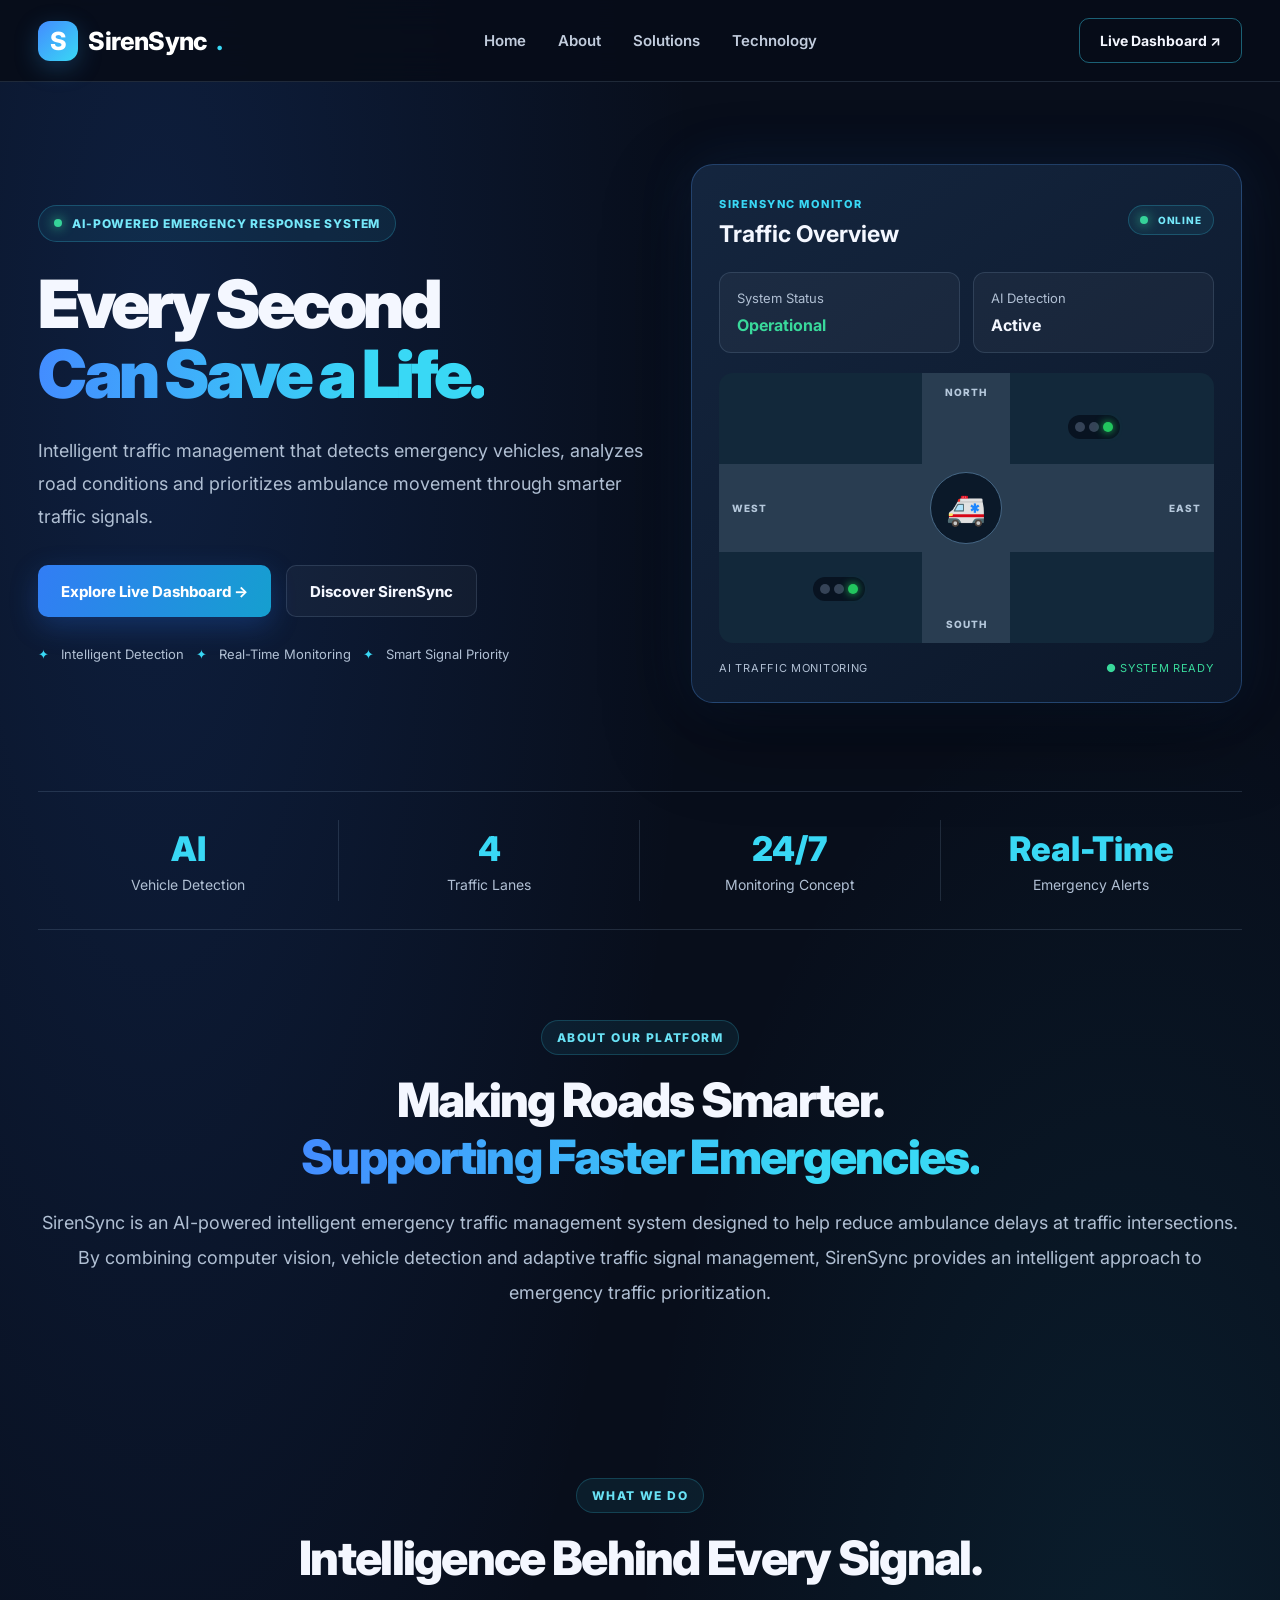
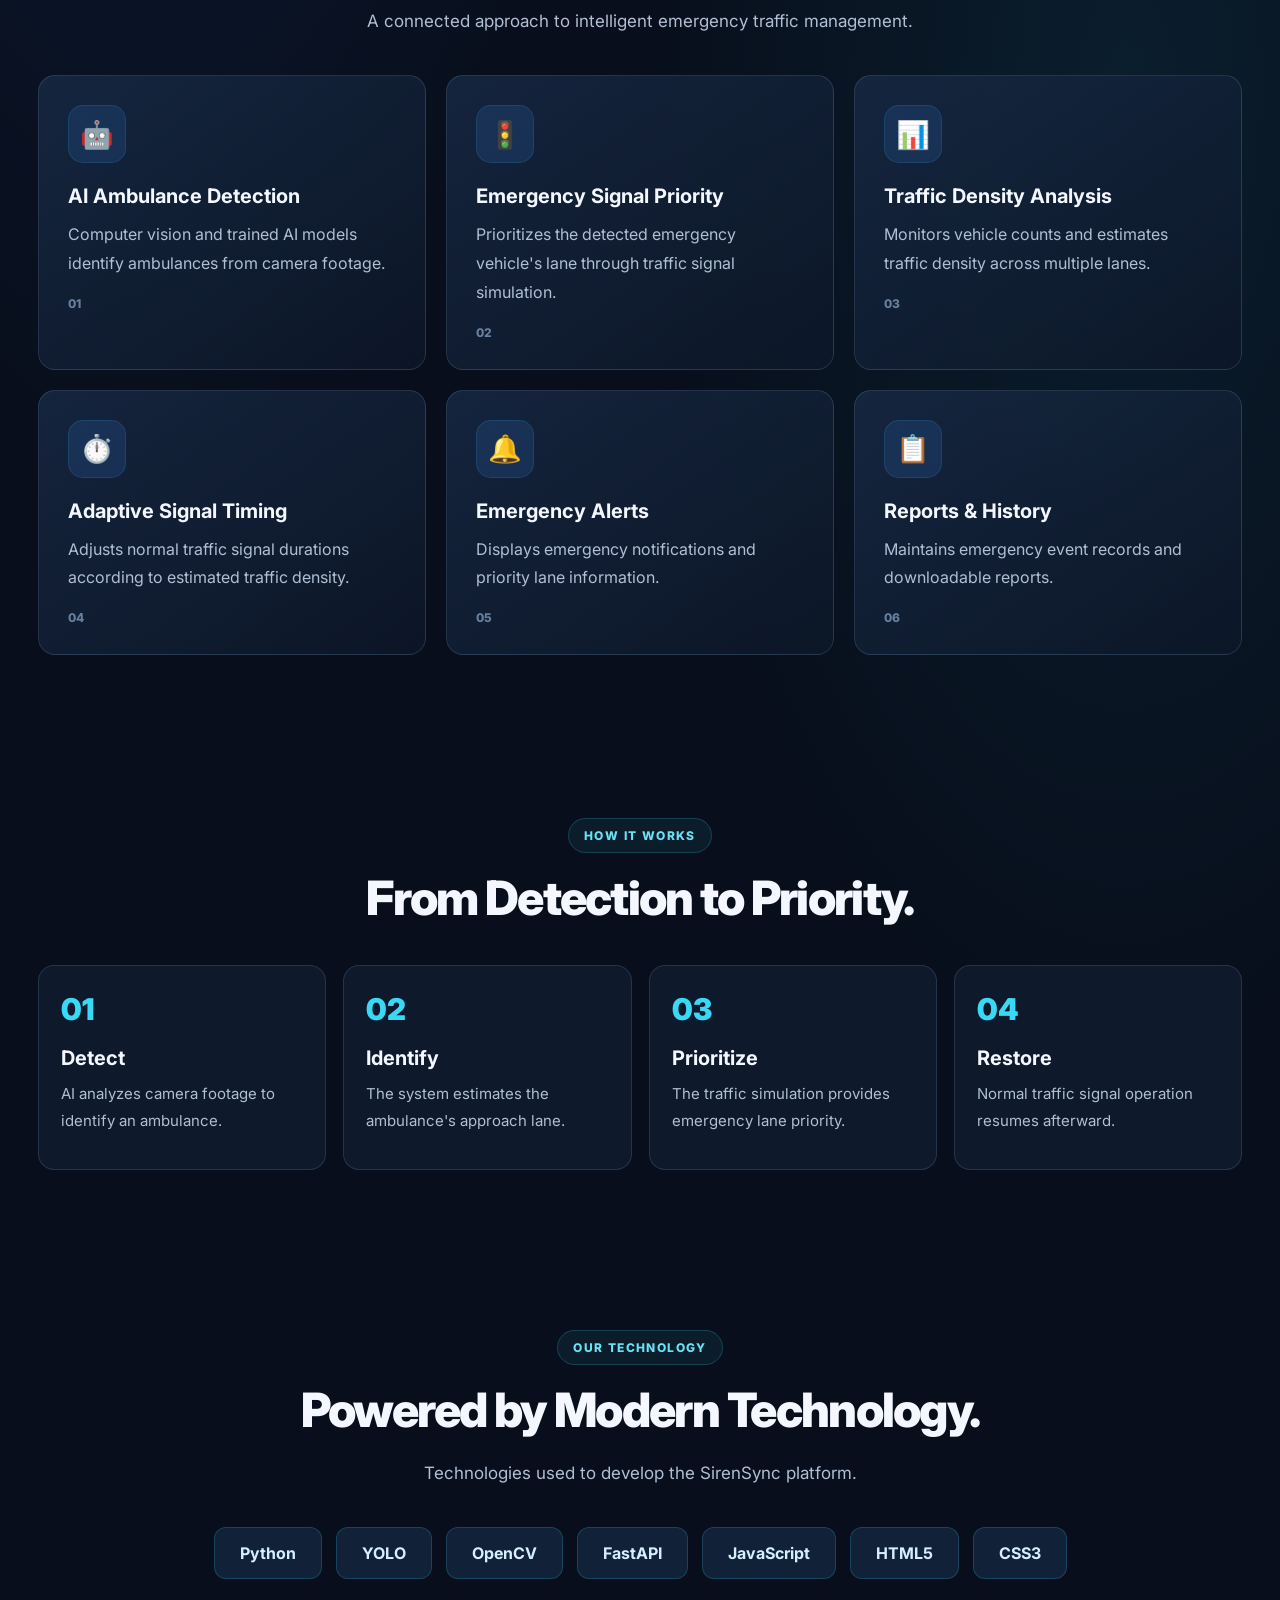
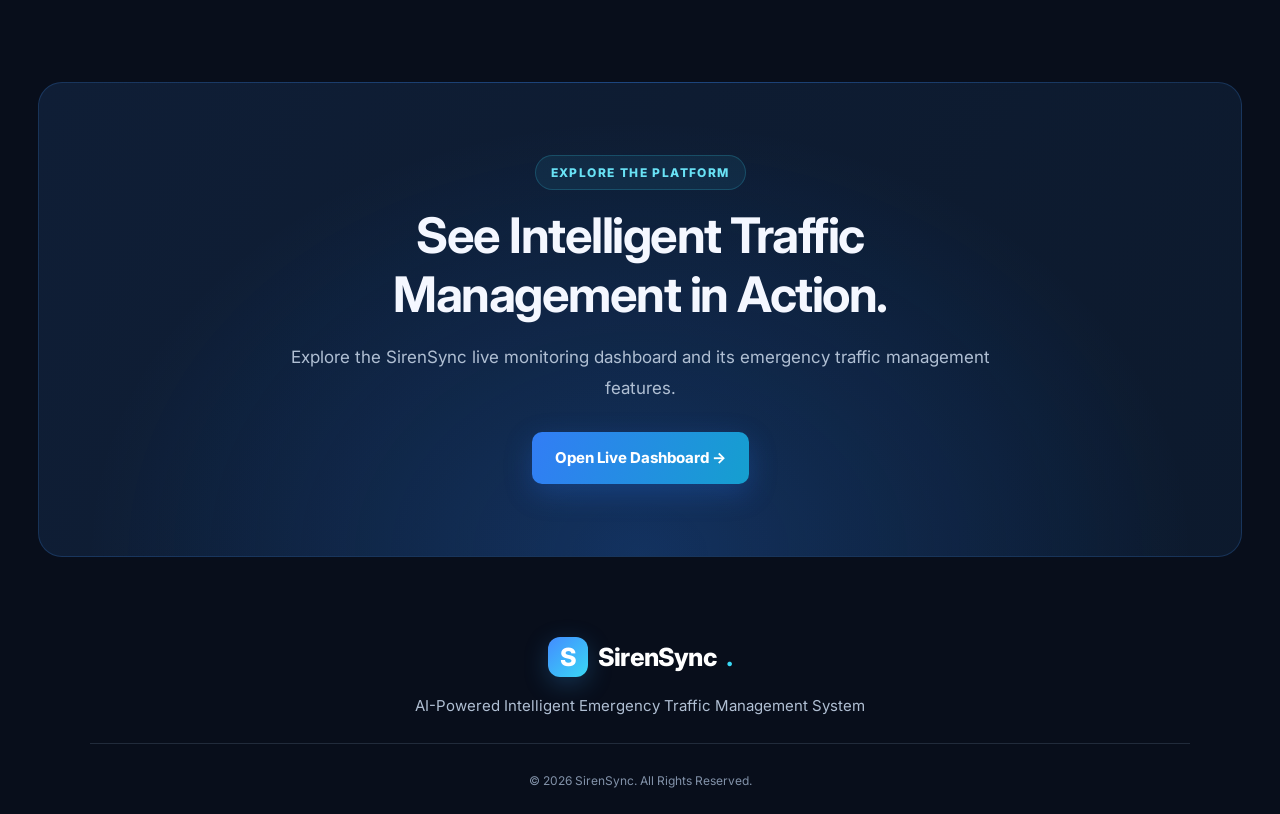
<file: templates/home.html>
<!DOCTYPE html>
<html lang="en">
<head>
    <meta charset="UTF-8">
    <meta name="viewport" content="width=device-width, initial-scale=1.0">

    <title>SirenSync | Intelligent Emergency Traffic Management</title>

    <link rel="stylesheet" href="/static/css/home.css">
</head>

<body>

<!-- NAVIGATION -->
<header class="navbar">

    <a href="/" class="logo">
        <span class="logo-icon">S</span>
        SirenSync<span class="logo-dot">.</span>
    </a>

    <nav>
        <a href="#home">Home</a>
        <a href="#about">About</a>
        <a href="#features">Solutions</a>
        <a href="#technology">Technology</a>
    </nav>

    <a href="/dashboard" class="nav-button">
        Live Dashboard ↗
    </a>

</header>


<!-- HERO -->
<section class="hero" id="home">

    <div class="hero-content">

        <div class="announcement">
            <span class="pulse"></span>
            AI-POWERED EMERGENCY RESPONSE SYSTEM
        </div>

        <h1>
            Every Second<br>
            <span>Can Save a Life.</span>
        </h1>

        <p>
            Intelligent traffic management that detects emergency
            vehicles, analyzes road conditions and prioritizes
            ambulance movement through smarter traffic signals.
        </p>

        <div class="hero-buttons">

            <a href="/dashboard" class="primary-button">
                Explore Live Dashboard →
            </a>

            <a href="#about" class="secondary-button">
                Discover SirenSync
            </a>

        </div>

        <div class="hero-trust">
            <span>✦</span> Intelligent Detection
            <span>✦</span> Real-Time Monitoring
            <span>✦</span> Smart Signal Priority
        </div>

    </div>


    <!-- PRODUCT PREVIEW -->
    <div class="hero-preview">

        <div class="preview-top">

            <div>
                <span class="preview-label">SIRENSYNC MONITOR</span>
                <h3>Traffic Overview</h3>
            </div>

            <span class="online-badge">
                <span class="pulse"></span> ONLINE
            </span>

        </div>

        <div class="preview-stats">

            <div class="preview-stat">
                <span>System Status</span>
                <strong class="success">Operational</strong>
            </div>

            <div class="preview-stat">
                <span>AI Detection</span>
                <strong>Active</strong>
            </div>

        </div>

        <div class="intersection">

            <div class="road road-horizontal"></div>
            <div class="road road-vertical"></div>

            <div class="intersection-center">
                <span>🚑</span>
            </div>

            <div class="road-label north">NORTH</div>
            <div class="road-label south">SOUTH</div>
            <div class="road-label east">EAST</div>
            <div class="road-label west">WEST</div>

            <div class="mini-signal signal-north">
                <i class="mini-red"></i>
                <i class="mini-yellow"></i>
                <i class="mini-green"></i>
            </div>

            <div class="mini-signal signal-south">
                <i class="mini-red"></i>
                <i class="mini-yellow"></i>
                <i class="mini-green"></i>
            </div>

        </div>

        <div class="preview-footer">
            <span>AI TRAFFIC MONITORING</span>
            <span class="success">● SYSTEM READY</span>
        </div>

    </div>

</section>


<!-- STATS -->
<section class="stats">

    <div class="stat-item">
        <h2>AI</h2>
        <p>Vehicle Detection</p>
    </div>

    <div class="stat-item">
        <h2>4</h2>
        <p>Traffic Lanes</p>
    </div>

    <div class="stat-item">
        <h2>24/7</h2>
        <p>Monitoring Concept</p>
    </div>

    <div class="stat-item">
        <h2>Real-Time</h2>
        <p>Emergency Alerts</p>
    </div>

</section>


<!-- ABOUT -->
<section class="about section" id="about">

    <div class="section-tag">ABOUT OUR PLATFORM</div>

    <h2>
        Making Roads Smarter.<br>
        <span>Supporting Faster Emergencies.</span>
    </h2>

    <p>
        SirenSync is an AI-powered intelligent emergency traffic
        management system designed to help reduce ambulance delays
        at traffic intersections.

        By combining computer vision, vehicle detection and
        adaptive traffic signal management, SirenSync provides
        an intelligent approach to emergency traffic prioritization.
    </p>

</section>


<!-- FEATURES -->
<section class="features section" id="features">

    <div class="section-tag">WHAT WE DO</div>

    <h2>Intelligence Behind Every Signal.</h2>

    <p class="section-subtitle">
        A connected approach to intelligent emergency traffic management.
    </p>

    <div class="feature-grid">

        <article class="feature-card">
            <div class="feature-icon">🤖</div>
            <h3>AI Ambulance Detection</h3>
            <p>
                Computer vision and trained AI models identify
                ambulances from camera footage.
            </p>
            <span class="feature-number">01</span>
        </article>

        <article class="feature-card">
            <div class="feature-icon">🚦</div>
            <h3>Emergency Signal Priority</h3>
            <p>
                Prioritizes the detected emergency vehicle's
                lane through traffic signal simulation.
            </p>
            <span class="feature-number">02</span>
        </article>

        <article class="feature-card">
            <div class="feature-icon">📊</div>
            <h3>Traffic Density Analysis</h3>
            <p>
                Monitors vehicle counts and estimates traffic
                density across multiple lanes.
            </p>
            <span class="feature-number">03</span>
        </article>

        <article class="feature-card">
            <div class="feature-icon">⏱️</div>
            <h3>Adaptive Signal Timing</h3>
            <p>
                Adjusts normal traffic signal durations
                according to estimated traffic density.
            </p>
            <span class="feature-number">04</span>
        </article>

        <article class="feature-card">
            <div class="feature-icon">🔔</div>
            <h3>Emergency Alerts</h3>
            <p>
                Displays emergency notifications and
                priority lane information.
            </p>
            <span class="feature-number">05</span>
        </article>

        <article class="feature-card">
            <div class="feature-icon">📋</div>
            <h3>Reports & History</h3>
            <p>
                Maintains emergency event records and
                downloadable reports.
            </p>
            <span class="feature-number">06</span>
        </article>

    </div>

</section>


<!-- WORKFLOW -->
<section class="workflow section">

    <div class="section-tag">HOW IT WORKS</div>

    <h2>From Detection to Priority.</h2>

    <div class="workflow-grid">

        <div class="workflow-card">
            <span>01</span>
            <h3>Detect</h3>
            <p>AI analyzes camera footage to identify an ambulance.</p>
        </div>

        <div class="workflow-card">
            <span>02</span>
            <h3>Identify</h3>
            <p>The system estimates the ambulance's approach lane.</p>
        </div>

        <div class="workflow-card">
            <span>03</span>
            <h3>Prioritize</h3>
            <p>The traffic simulation provides emergency lane priority.</p>
        </div>

        <div class="workflow-card">
            <span>04</span>
            <h3>Restore</h3>
            <p>Normal traffic signal operation resumes afterward.</p>
        </div>

    </div>

</section>


<!-- TECHNOLOGY -->
<section class="technology section" id="technology">

    <div class="section-tag">OUR TECHNOLOGY</div>

    <h2>Powered by Modern Technology.</h2>

    <p class="section-subtitle">
        Technologies used to develop the SirenSync platform.
    </p>

    <div class="tech-grid">
        <span>Python</span>
        <span>YOLO</span>
        <span>OpenCV</span>
        <span>FastAPI</span>
        <span>JavaScript</span>
        <span>HTML5</span>
        <span>CSS3</span>
    </div>

</section>


<!-- CTA -->
<section class="cta">

    <div class="section-tag">EXPLORE THE PLATFORM</div>

    <h2>
        See Intelligent Traffic<br>
        Management in Action.
    </h2>

    <p>
        Explore the SirenSync live monitoring dashboard
        and its emergency traffic management features.
    </p>

    <a href="/dashboard" class="primary-button">
        Open Live Dashboard →
    </a>

</section>


<!-- FOOTER -->
<footer>

    <a href="/" class="logo">
        <span class="logo-icon">S</span>
        SirenSync<span class="logo-dot">.</span>
    </a>

    <p>
        AI-Powered Intelligent Emergency Traffic Management System
    </p>

    <div class="footer-line"></div>

    <small>© 2026 SirenSync. All Rights Reserved.</small>

</footer>

</body>
</html>
</file>
<file: static/css/home.css>
@import url('https://fonts.googleapis.com/css2?family=Inter:wght@400;500;600;700;800;900&display=swap');

:root {
    --bg: #080e1b;
    --panel: #101d31;
    --panel-light: #152640;
    --blue: #438cff;
    --cyan: #39d8f5;
    --white: #f4f7ff;
    --muted: #b0bfd3;
    --line: rgba(160, 190, 225, .16);
    --content: 1320px;
}

* { margin: 0; padding: 0; box-sizing: border-box; }

html { scroll-behavior: smooth; scroll-padding-top: 90px; }

body {
    min-width: 320px;
    overflow-x: hidden;
    color: var(--white);
    background:
        radial-gradient(ellipse at 12% 9%, rgba(43, 113, 235, .17), transparent 34%),
        radial-gradient(ellipse at 88% 42%, rgba(31, 190, 225, .09), transparent 31%),
        var(--bg);
    font-family: Inter, Arial, sans-serif;
    font-size: 17px;
}

a { color: inherit; text-decoration: none; }
button, a { -webkit-tap-highlight-color: transparent; }

/* Header */
.navbar {
    min-height: 82px;
    padding: 0 max(5%, calc((100% - var(--content)) / 2));
    display: flex;
    align-items: center;
    justify-content: space-between;
    gap: 30px;
    position: sticky;
    top: 0;
    z-index: 1000;
    background: rgba(7, 13, 25, .91);
    border-bottom: 1px solid var(--line);
    backdrop-filter: blur(18px);
}

.logo {
    display: inline-flex;
    align-items: center;
    gap: 10px;
    color: #fff;
    font-size: 25px;
    font-weight: 800;
    letter-spacing: -.8px;
    white-space: nowrap;
}

.logo-icon {
    width: 40px;
    height: 40px;
    display: grid;
    place-items: center;
    border-radius: 12px;
    color: #fff;
    background: linear-gradient(135deg, var(--blue), var(--cyan));
    box-shadow: 0 7px 24px rgba(57, 160, 245, .25);
}

.logo-dot { color: var(--cyan); }

nav { display: flex; align-items: center; gap: clamp(18px, 2.5vw, 38px); }
nav a { color: #c1ccdc; font-size: 15px; font-weight: 600; transition: color .2s; }
nav a:hover { color: var(--cyan); }

.nav-button {
    padding: 13px 20px;
    border: 1px solid rgba(57, 216, 245, .42);
    border-radius: 10px;
    font-size: 14px;
    font-weight: 700;
    transition: .25s;
    white-space: nowrap;
}
.nav-button:hover { background: rgba(57, 216, 245, .12); transform: translateY(-2px); }

/* Hero */
.hero {
    width: min(100% - 10%, var(--content));
    min-height: 650px;
    margin: auto;
    padding: 82px 0 88px;
    display: grid;
    grid-template-columns: 1.02fr .98fr;
    align-items: center;
    gap: clamp(42px, 5vw, 82px);
    position: relative;
}

.hero-content { position: relative; z-index: 2; animation: rise .8s ease both; }

.announcement, .online-badge {
    display: inline-flex;
    align-items: center;
    gap: 10px;
    padding: 10px 15px;
    color: #75e8fa;
    background: rgba(57, 216, 245, .08);
    border: 1px solid rgba(57, 216, 245, .23);
    border-radius: 999px;
    font-size: 12px;
    font-weight: 800;
    letter-spacing: .8px;
}

.pulse {
    width: 8px;
    height: 8px;
    flex: 0 0 8px;
    border-radius: 50%;
    background: #36d399;
    box-shadow: 0 0 12px #36d399;
    animation: pulse 1.5s infinite;
}

.hero h1 {
    margin: 27px 0 24px;
    font-size: clamp(54px, 5.2vw, 78px);
    line-height: 1.06;
    letter-spacing: -3.8px;
    font-weight: 900;
}
.hero h1 span, .about h2 span {
    color: transparent;
    background: linear-gradient(95deg, #438cff, #39d8f5 75%);
    background-clip: text;
    -webkit-background-clip: text;
}

.hero-content > p {
    max-width: 620px;
    color: var(--muted);
    font-size: 18px;
    line-height: 1.85;
}

.hero-buttons { display: flex; flex-wrap: wrap; gap: 15px; margin-top: 32px; }

.primary-button, .secondary-button {
    min-height: 52px;
    display: inline-flex;
    align-items: center;
    justify-content: center;
    padding: 14px 23px;
    border-radius: 10px;
    font-size: 15px;
    font-weight: 750;
    transition: transform .25s, box-shadow .25s, background .25s;
}
.primary-button {
    color: white;
    background: linear-gradient(110deg, #327df5, #159fcf);
    box-shadow: 0 9px 28px rgba(39, 121, 246, .25);
}
.primary-button:hover { transform: translateY(-3px); box-shadow: 0 14px 35px rgba(39, 121, 246, .36); }
.secondary-button { border: 1px solid var(--line); background: rgba(255,255,255,.035); }
.secondary-button:hover { border-color: var(--cyan); background: rgba(57,216,245,.08); }

.hero-trust {
    display: flex;
    flex-wrap: wrap;
    gap: 12px;
    align-items: center;
    margin-top: 29px;
    color: #b1c0d4;
    font-size: 13px;
}
.hero-trust span { color: var(--cyan); }

/* Dashboard preview */
.hero-preview {
    padding: 27px;
    position: relative;
    border: 1px solid rgba(83, 158, 255, .28);
    border-radius: 22px;
    background: linear-gradient(145deg, rgba(21, 39, 64, .96), rgba(12, 24, 42, .96));
    box-shadow: 0 30px 85px rgba(0,0,0,.38), 0 0 55px rgba(39,121,246,.12);
    animation: float 5s ease-in-out infinite;
}
.preview-top { display: flex; align-items: center; justify-content: space-between; gap: 15px; }
.preview-label { color: var(--cyan); font-size: 11px; font-weight: 800; letter-spacing: 1.5px; }
.preview-top h3 { margin-top: 8px; font-size: 23px; }
.online-badge { padding: 8px 11px; font-size: 10px; }
.preview-stats { display: grid; grid-template-columns: 1fr 1fr; gap: 13px; margin-top: 24px; }
.preview-stat { padding: 17px; border: 1px solid var(--line); border-radius: 12px; background: rgba(255,255,255,.04); }
.preview-stat span { display: block; margin-bottom: 9px; color: var(--muted); font-size: 13px; }
.preview-stat strong { font-size: 16px; }
.success { color: #39d99b !important; }

/* Intersection illustration */
.intersection {
    height: 270px;
    margin-top: 20px;
    position: relative;
    overflow: hidden;
    border-radius: 14px;
    background: #12283a;
}
.road { position: absolute; background: #293d51; }
.road-horizontal { width: 100%; height: 88px; top: 91px; }
.road-vertical { width: 88px; height: 100%; left: calc(50% - 44px); }
.intersection-center {
    width: 72px; height: 72px;
    display: grid; place-items: center;
    position: absolute; z-index: 2; top: 50%; left: 50%;
    transform: translate(-50%,-50%);
    border: 1px solid #466785; border-radius: 50%;
    background: #0b1929; font-size: 32px;
}
.road-label { position: absolute; color: #b6c9dc; font-size: 10px; font-weight: 800; letter-spacing: 1px; }
.north { top: 13px; left: 50%; transform: translateX(-50%); }
.south { bottom: 13px; left: 50%; transform: translateX(-50%); }
.east { right: 13px; top: 50%; transform: translateY(-50%); }
.west { left: 13px; top: 50%; transform: translateY(-50%); }
.mini-signal { position: absolute; z-index: 3; display: flex; gap: 4px; padding: 7px; border-radius: 20px; background: #081321; }
.signal-north { top: 42px; right: 19%; }
.signal-south { bottom: 42px; left: 19%; }
.mini-signal i { width: 10px; height: 10px; border-radius: 50%; background: #354357; }
.mini-signal .mini-green { background: #22c55e; box-shadow: 0 0 9px #22c55e; }
.preview-footer { display: flex; justify-content: space-between; gap: 12px; margin-top: 18px; color: var(--muted); font-size: 11px; letter-spacing: .7px; }

/* Highlight metrics */
.stats {
    width: min(100% - 10%, var(--content));
    margin: 0 auto;
    padding: 28px 0;
    display: grid;
    grid-template-columns: repeat(4, 1fr);
    border-top: 1px solid var(--line);
    border-bottom: 1px solid var(--line);
}
.stat-item { padding: 8px 15px; text-align: center; border-right: 1px solid var(--line); }
.stat-item:last-child { border-right: 0; }
.stat-item h2 {
    margin-bottom: 7px;
    color: var(--cyan);
    font-size: 34px;
    font-weight: 850;
}
.stat-item p { color: var(--muted); font-size: 14px; }

/* Shared section layout */
.section {
    width: min(100% - 10%, var(--content));
    margin: 0 auto;
    padding: 82px 0;
    text-align: center;
    background: transparent;
}
.section-tag {
    display: inline-block;
    margin-bottom: 17px;
    padding: 9px 15px;
    color: #69e2f5;
    background: rgba(57,216,245,.07);
    border: 1px solid rgba(57,216,245,.2);
    border-radius: 30px;
    font-size: 12px;
    font-weight: 800;
    letter-spacing: 1.4px;
}
.section h2 {
    margin-bottom: 19px;
    font-size: clamp(36px, 3.7vw, 50px);
    line-height: 1.2;
    letter-spacing: -1.7px;
    font-weight: 850;
}
.section-subtitle {
    max-width: 760px;
    margin: 0 auto 38px;
    color: var(--muted);
    font-size: 17px;
    line-height: 1.85;
}

/* About */
.about { padding-top: 90px; padding-bottom: 90px; }
.about p {
    max-width: 940px;
    margin: auto;
    color: var(--muted);
    font-size: 18px;
    line-height: 1.95;
}

/* Feature cards */
.features { padding-top: 78px; padding-bottom: 88px; }
.feature-grid {
    display: grid;
    grid-template-columns: repeat(3, minmax(0, 1fr));
    gap: 20px;
    margin-top: 38px;
}
.feature-card {
    min-height: 245px;
    padding: 29px;
    position: relative;
    overflow: hidden;
    text-align: left;
    border: 1px solid var(--line);
    border-radius: 17px;
    background: linear-gradient(145deg, rgba(22,40,66,.88), rgba(12,23,40,.88));
    transition: transform .3s, border-color .3s, box-shadow .3s;
}
.feature-card::before {
    content: "";
    position: absolute;
    top: 0; left: 0;
    width: 0; height: 3px;
    background: linear-gradient(90deg, var(--blue), var(--cyan));
    transition: width .3s;
}
.feature-card:hover { transform: translateY(-6px); border-color: rgba(57,216,245,.4); box-shadow: 0 18px 42px rgba(0,0,0,.23); }
.feature-card:hover::before { width: 100%; }
.feature-icon {
    width: 58px; height: 58px;
    display: grid; place-items: center;
    margin-bottom: 21px;
    border-radius: 15px;
    background: rgba(57,139,255,.14);
    border: 1px solid rgba(57,216,245,.13);
    font-size: 27px;
}
.feature-card h3 { margin-bottom: 12px; font-size: 20px; }
.feature-card p { color: var(--muted); font-size: 16px; line-height: 1.8; }
.feature-number { display: block; margin-top: 18px; color: #68809f; font-size: 12px; font-weight: 800; }

/* Workflow */
.workflow { padding-top: 75px; padding-bottom: 85px; }
.workflow-grid { display: grid; grid-template-columns: repeat(4, 1fr); gap: 17px; margin-top: 38px; }
.workflow-card {
    min-height: 205px;
    padding: 25px 22px;
    text-align: left;
    border: 1px solid var(--line);
    border-radius: 16px;
    background: rgba(17,31,51,.72);
    transition: transform .3s, border-color .3s;
}
.workflow-card:hover { transform: translateY(-5px); border-color: rgba(57,216,245,.4); }
.workflow-card > span {
    display: inline-block;
    margin-bottom: 19px;
    color: var(--cyan);
    font-size: 30px;
    font-weight: 900;
}
.workflow-card h3 { margin-bottom: 10px; font-size: 20px; }
.workflow-card p { color: var(--muted); font-size: 15px; line-height: 1.8; }

/* Technology */
.technology { padding-top: 75px; padding-bottom: 88px; }
.tech-grid { display: flex; flex-wrap: wrap; justify-content: center; gap: 14px; margin-top: 32px; }
.tech-grid span {
    padding: 15px 25px;
    color: #d6efff;
    background: rgba(20,39,64,.78);
    border: 1px solid rgba(57,216,245,.2);
    border-radius: 12px;
    font-size: 16px;
    font-weight: 700;
    transition: .25s;
}
.tech-grid span:hover { transform: translateY(-4px); border-color: var(--cyan); background: rgba(57,216,245,.1); }

/* Final call to action */
.cta {
    margin: 15px auto 35px;
    width: min(90%, var(--content));
    padding: 72px 25px;
    text-align: center;
    border: 1px solid rgba(70,150,255,.2);
    border-radius: 24px;
    background:
        radial-gradient(ellipse at 50% 100%, rgba(39,121,246,.24), transparent 65%),
        linear-gradient(120deg, rgba(16,33,58,.88), rgba(13,28,48,.88));
}
.cta h2 { margin-bottom: 17px; font-size: clamp(35px, 4vw, 49px); line-height: 1.2; letter-spacing: -1.5px; }
.cta p { max-width: 700px; margin: 0 auto 27px; color: var(--muted); font-size: 17px; line-height: 1.85; }

/* Footer */
footer { padding: 45px 5% 25px; text-align: center; background: transparent; }
footer .logo { justify-content: center; margin-bottom: 16px; }
footer p { color: var(--muted); font-size: 15px; line-height: 1.7; }
.footer-line { width: min(100%, 1100px); height: 1px; margin: 25px auto; background: var(--line); }
footer small { color: #8292a9; font-size: 12px; }

/* Motion */
@keyframes float { 0%,100% { transform: translateY(0); } 50% { transform: translateY(-9px); } }
@keyframes pulse { 50% { opacity: .45; transform: scale(.82); } }
@keyframes rise { from { opacity: 0; transform: translateY(20px); } to { opacity: 1; transform: translateY(0); } }

/* Tablet */
@media (max-width: 1000px) {
    .hero { grid-template-columns: 1fr; width: min(100% - 10%, 760px); text-align: center; gap: 42px; padding: 70px 0; }
    .hero-content > p { margin: auto; }
    .hero-buttons, .hero-trust { justify-content: center; }
    .hero-preview { width: 100%; max-width: 650px; margin: auto; text-align: left; }
    .stats { width: 90%; }
    .section { width: 90%; }
    .feature-grid { grid-template-columns: repeat(2, minmax(0,1fr)); }
    .workflow-grid { grid-template-columns: repeat(2, minmax(0,1fr)); }
}

/* Mobile */
@media (max-width: 650px) {
    body { font-size: 16px; }
    .navbar { min-height: auto; padding: 16px 5%; flex-wrap: wrap; justify-content: center; gap: 15px; }
    .logo { font-size: 23px; }
    nav { width: 100%; justify-content: center; flex-wrap: wrap; gap: 15px 21px; }
    nav a { font-size: 14px; }
    .nav-button { display: none; }
    .hero { width: 88%; padding: 58px 0; gap: 35px; }
    .hero h1 { font-size: clamp(43px, 11vw, 58px); letter-spacing: -2.5px; }
    .hero-content > p { font-size: 16px; }
    .hero-trust { font-size: 12px; }
    .hero-preview { padding: 17px; border-radius: 17px; }
    .preview-top h3 { font-size: 19px; }
    .intersection { height: 220px; }
    .road-horizontal { top: 66px; }
    .road-vertical { width: 70px; left: calc(50% - 35px); }
    .stats { width: 90%; grid-template-columns: repeat(2,1fr); gap: 15px 0; padding: 22px 0; }
    .stat-item { padding: 8px; }
    .stat-item:nth-child(2) { border-right: 0; }
    .stat-item h2 { font-size: 27px; }
    .stat-item p { font-size: 12px; }
    .section { width: 88%; padding: 58px 0; }
    .section h2 { font-size: 34px; }
    .section-subtitle, .about p { font-size: 16px; }
    .feature-grid, .workflow-grid { grid-template-columns: 1fr; gap: 15px; margin-top: 28px; }
    .feature-card { min-height: auto; padding: 25px; }
    .feature-card h3, .workflow-card h3 { font-size: 19px; }
    .feature-card p, .workflow-card p { font-size: 15px; }
    .workflow-card { min-height: auto; padding: 23px; }
    .tech-grid { gap: 10px; }
    .tech-grid span { padding: 12px 17px; font-size: 14px; }
    .cta { width: 90%; padding: 55px 20px; border-radius: 18px; }
    .cta h2 { font-size: 34px; }
    .cta p { font-size: 15px; }
    footer { padding-top: 35px; }
}

/* FULL-WIDTH LAYOUT: use the available browser width */
:root { --content: 100%; }

.navbar {
    padding-left: 3%;
    padding-right: 3%;
}

.hero,
.stats,
.section {
    width: 94%;
    max-width: none;
}

.hero {
    grid-template-columns: minmax(0, 1.05fr) minmax(0, .95fr);
    gap: clamp(28px, 3.5vw, 60px);
}

.hero-content > p,
.about p,
.section-subtitle {
    max-width: 100%;
}

.cta {
    width: 94%;
    max-width: none;
}

footer {
    padding-left: 3%;
    padding-right: 3%;
}

@media (max-width: 1000px) {
    .hero,
    .stats,
    .section,
    .cta {
        width: 94%;
    }
}

@media (max-width: 650px) {
    .navbar { padding-left: 4%; padding-right: 4%; }
    .hero,
    .stats,
    .section,
    .cta { width: 92%; }
}
</file>
